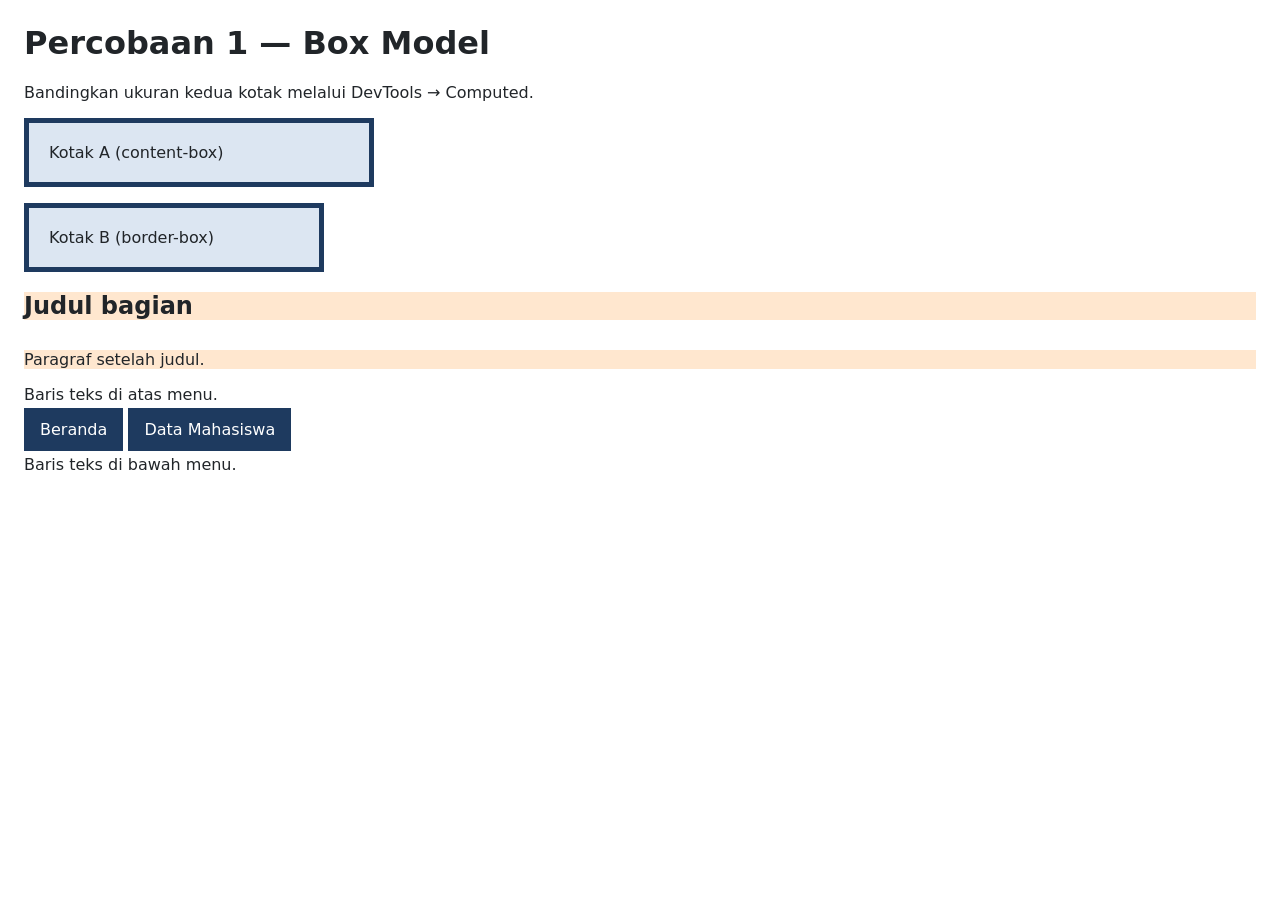
<file: praktikum-05/p1-boxmodel/index.html>
<!DOCTYPE html>
<html lang="id">
<head>
  <meta charset="UTF-8">
  <meta name="viewport" content="width=device-width, initial-scale=1.0">
  <title>P1 — Box Model</title>
  <style>
    body { font-family: system-ui, sans-serif; margin: 24px; color: #212529; }
    .kotak {
      width: 300px;
      padding: 20px;
      border: 5px solid #1e3a5f;
      background: #dce6f2;
      margin-bottom: 16px;
    }
    .kotak-a { box-sizing: content-box; }
    .kotak-b { box-sizing: border-box; }
    .judul { margin-bottom: 30px; background: #ffe7cf; }
    .paragraf { margin-top: 20px; background: #ffe7cf; }
    .menu a {
      padding: 12px 16px;
      background: #1e3a5f;
      color: #fff;
      text-decoration: none;
    }
    /* Untuk membandingkan, aktifkan display: inline-block di bawah ini. */
    /* .menu a { display: inline-block; } */
  </style>
</head>
<body>
  <h1>Percobaan 1 — Box Model</h1>
  <p>Bandingkan ukuran kedua kotak melalui DevTools → Computed.</p>
  <div class="kotak kotak-a">Kotak A (content-box)</div>
  <div class="kotak kotak-b">Kotak B (border-box)</div>

  <section class="uji-collapse">
    <h2 class="judul">Judul bagian</h2>
    <p class="paragraf">Paragraf setelah judul.</p>
  </section>

  <p>Baris teks di atas menu.</p>
  <nav class="menu">
    <a href="#">Beranda</a>
    <a href="#">Data Mahasiswa</a>
  </nav>
  <p>Baris teks di bawah menu.</p>
</body>
</html>
</file>
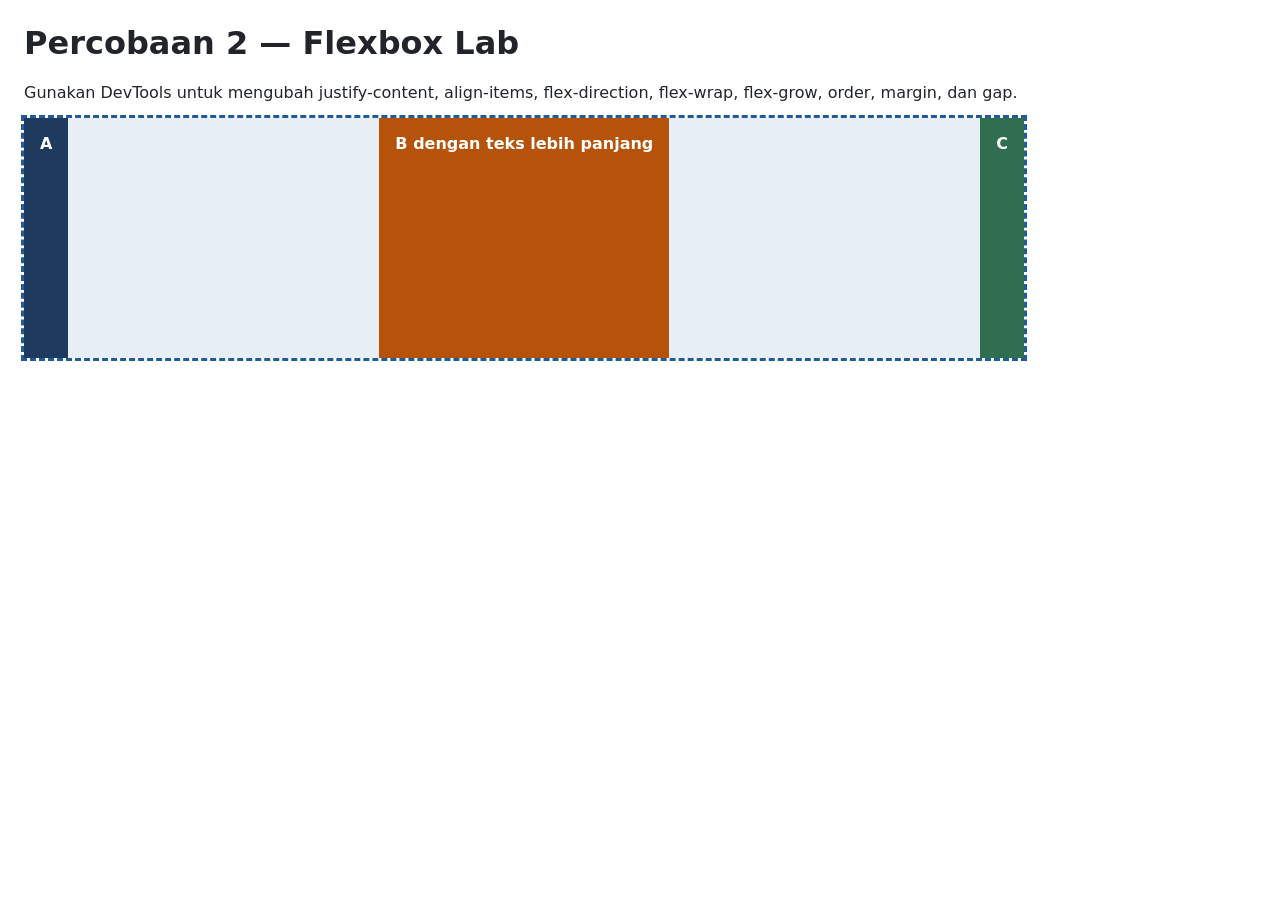
<file: praktikum-05/p2-flexlab/index.html>
<!DOCTYPE html>
<html lang="id">
<head>
  <meta charset="UTF-8">
  <meta name="viewport" content="width=device-width, initial-scale=1.0">
  <title>P2 — Flexbox Lab</title>
  <style>
    * { box-sizing: border-box; }
    body { font-family: system-ui, sans-serif; margin: 24px; color: #212529; }
    .lab {
      width: 100%;
      max-width: 1000px;
      height: 240px;
      outline: 3px dashed #1f5c99;
      background: #e8eef5;
      display: flex;
      /* Ubah properti berikut satu per satu untuk percobaan. */
      justify-content: space-between;
      align-items: stretch;
      gap: 0;
    }
    .item { padding: 16px; color: #fff; font-weight: 600; }
    .a { background: #1e3a5f; }
    .b { background: #b45309; }
    .c { background: #2f6f4f; }
    @media (max-width: 700px) {
      .lab { width: 100%; }
    }
  </style>
</head>
<body>
  <h1>Percobaan 2 — Flexbox Lab</h1>
  <p>Gunakan DevTools untuk mengubah justify-content, align-items, flex-direction, flex-wrap, flex-grow, order, margin, dan gap.</p>
  <div class="lab">
    <div class="item a">A</div>
    <div class="item b">B dengan teks lebih panjang</div>
    <div class="item c">C</div>
  </div>
</body>
</html>
</file>
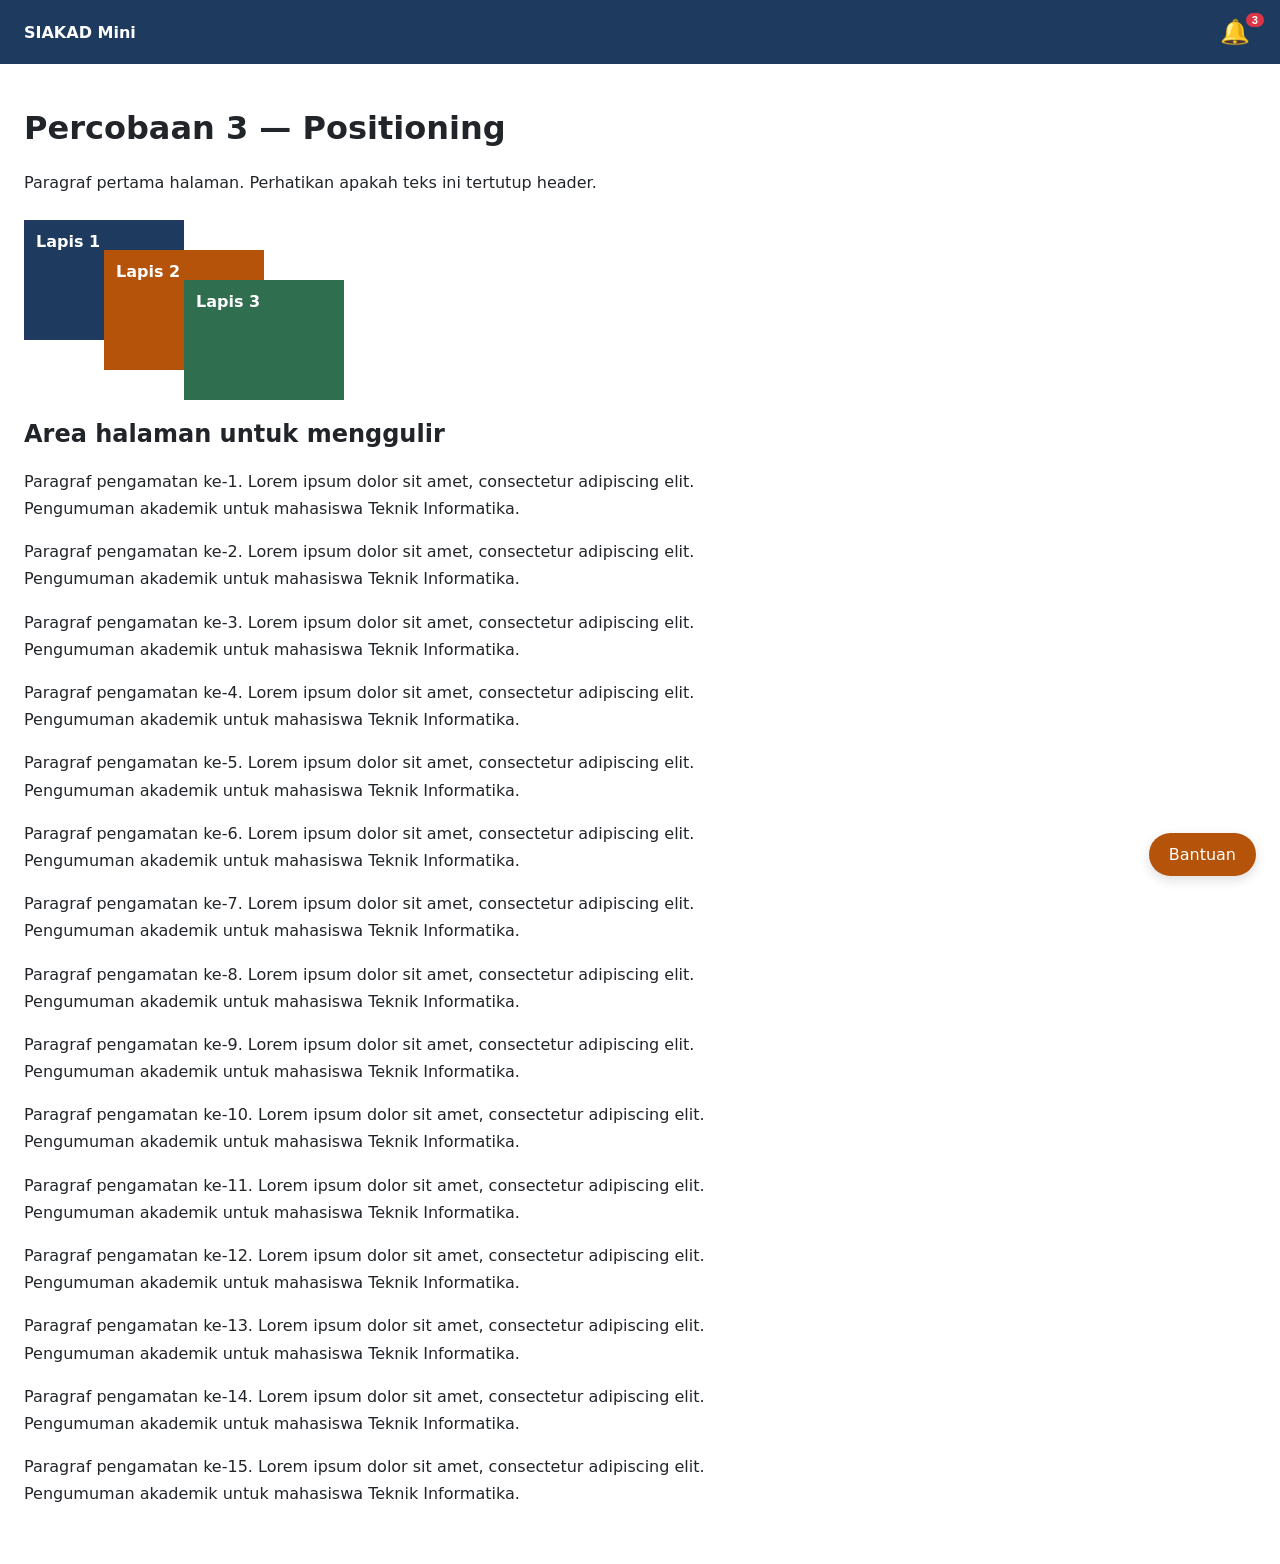
<file: praktikum-05/p3-positioning/index.html>
<!DOCTYPE html>
<html lang="id">
<head>
  <meta charset="UTF-8">
  <meta name="viewport" content="width=device-width, initial-scale=1.0">
  <title>P3 — Positioning</title>
  <style>
    * { box-sizing: border-box; }
    body { margin: 0; font-family: system-ui, sans-serif; color: #212529; }
    .header {
      position: sticky;
      top: 0;
      z-index: 100;
      height: 64px;
      padding: 0 24px;
      display: flex;
      justify-content: space-between;
      align-items: center;
      background: #1e3a5f;
      color: #fff;
    }
    .notif {
      position: relative;
      font-size: 1.5rem;
      background: none;
      color: white;
      border: 0;
      cursor: pointer;
    }
    .badge {
      position: absolute;
      top: -4px;
      right: -8px;
      padding: 1px 6px;
      font-size: .7rem;
      font-weight: 700;
      color: #fff;
      background: #dc3545;
      border-radius: 999px;
    }
    .isi { padding: 24px; min-height: 1500px; }
    .isi p { max-width: 70ch; line-height: 1.7; }
    .tumpuk { position: relative; height: 180px; margin-top: 24px; }
    .lapis {
      position: absolute;
      width: 160px;
      height: 120px;
      padding: 12px;
      color: #fff;
      font-weight: 600;
    }
    .lapis-1 { left: 0; top: 0; background: #1e3a5f; }
    .lapis-2 { left: 80px; top: 30px; background: #b45309; }
    .lapis-3 { left: 160px; top: 60px; background: #2f6f4f; }
    .chat {
      position: fixed;
      right: 24px;
      bottom: 24px;
      padding: 12px 20px;
      border-radius: 999px;
      background: #b45309;
      color: #fff;
      text-decoration: none;
      box-shadow: 0 4px 12px #0002;
    }
  </style>
</head>
<body>
  <header class="header">
    <strong>SIAKAD Mini</strong>
    <button class="notif" aria-label="Notifikasi, 3 belum dibaca">🔔<span class="badge">3</span></button>
  </header>
  <main class="isi">
    <h1>Percobaan 3 — Positioning</h1>
    <p>Paragraf pertama halaman. Perhatikan apakah teks ini tertutup header.</p>
    <div class="tumpuk">
      <div class="lapis lapis-1">Lapis 1</div>
      <div class="lapis lapis-2">Lapis 2</div>
      <div class="lapis lapis-3">Lapis 3</div>
    </div>
    <h2>Area halaman untuk menggulir</h2>
    <p>Paragraf pengamatan ke-1. Lorem ipsum dolor sit amet, consectetur adipiscing elit. Pengumuman akademik untuk mahasiswa Teknik Informatika.</p>
    <p>Paragraf pengamatan ke-2. Lorem ipsum dolor sit amet, consectetur adipiscing elit. Pengumuman akademik untuk mahasiswa Teknik Informatika.</p>
    <p>Paragraf pengamatan ke-3. Lorem ipsum dolor sit amet, consectetur adipiscing elit. Pengumuman akademik untuk mahasiswa Teknik Informatika.</p>
    <p>Paragraf pengamatan ke-4. Lorem ipsum dolor sit amet, consectetur adipiscing elit. Pengumuman akademik untuk mahasiswa Teknik Informatika.</p>
    <p>Paragraf pengamatan ke-5. Lorem ipsum dolor sit amet, consectetur adipiscing elit. Pengumuman akademik untuk mahasiswa Teknik Informatika.</p>
    <p>Paragraf pengamatan ke-6. Lorem ipsum dolor sit amet, consectetur adipiscing elit. Pengumuman akademik untuk mahasiswa Teknik Informatika.</p>
    <p>Paragraf pengamatan ke-7. Lorem ipsum dolor sit amet, consectetur adipiscing elit. Pengumuman akademik untuk mahasiswa Teknik Informatika.</p>
    <p>Paragraf pengamatan ke-8. Lorem ipsum dolor sit amet, consectetur adipiscing elit. Pengumuman akademik untuk mahasiswa Teknik Informatika.</p>
    <p>Paragraf pengamatan ke-9. Lorem ipsum dolor sit amet, consectetur adipiscing elit. Pengumuman akademik untuk mahasiswa Teknik Informatika.</p>
    <p>Paragraf pengamatan ke-10. Lorem ipsum dolor sit amet, consectetur adipiscing elit. Pengumuman akademik untuk mahasiswa Teknik Informatika.</p>
    <p>Paragraf pengamatan ke-11. Lorem ipsum dolor sit amet, consectetur adipiscing elit. Pengumuman akademik untuk mahasiswa Teknik Informatika.</p>
    <p>Paragraf pengamatan ke-12. Lorem ipsum dolor sit amet, consectetur adipiscing elit. Pengumuman akademik untuk mahasiswa Teknik Informatika.</p>
    <p>Paragraf pengamatan ke-13. Lorem ipsum dolor sit amet, consectetur adipiscing elit. Pengumuman akademik untuk mahasiswa Teknik Informatika.</p>
    <p>Paragraf pengamatan ke-14. Lorem ipsum dolor sit amet, consectetur adipiscing elit. Pengumuman akademik untuk mahasiswa Teknik Informatika.</p>
    <p>Paragraf pengamatan ke-15. Lorem ipsum dolor sit amet, consectetur adipiscing elit. Pengumuman akademik untuk mahasiswa Teknik Informatika.</p>
  </main>
  <a href="#" class="chat">Bantuan</a>
</body>
</html>
</file>
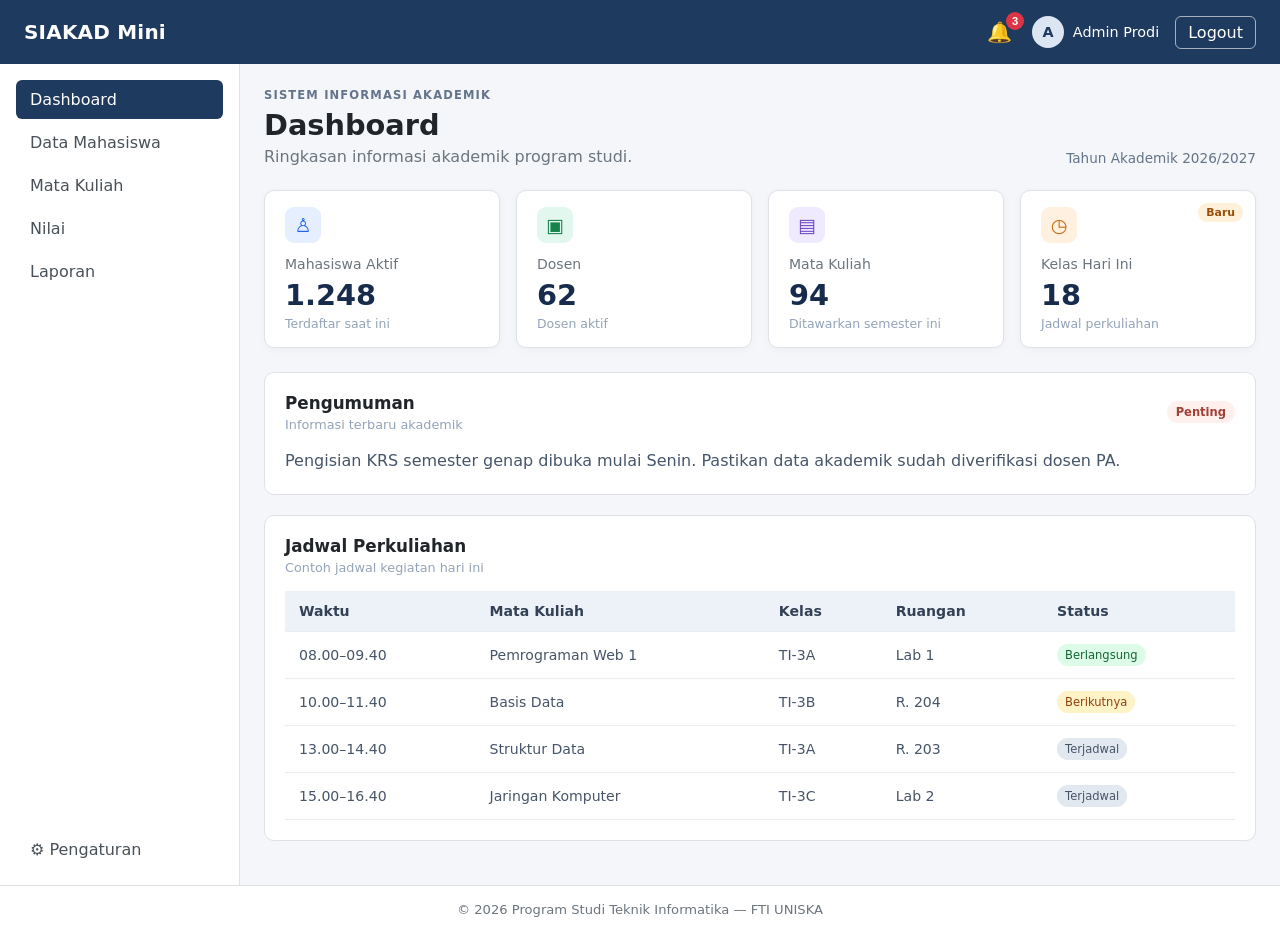
<file: praktikum-05/p4-dashboard/index.html>
<!DOCTYPE html>
<html lang="id">
<head>
  <meta charset="UTF-8">
  <meta name="viewport" content="width=device-width, initial-scale=1.0">
  <title>SIAKAD Mini — Dashboard</title>
  <link rel="stylesheet" href="css/style.css">
</head>
<body>
  <header class="navbar">
    <div class="brand">SIAKAD Mini</div>
    <nav class="nav-kanan" aria-label="Navigasi pengguna">
      <button class="notif" aria-label="Notifikasi, 3 belum dibaca">
        🔔<span class="badge">3</span>
      </button>
      <div class="profil">
        <span class="avatar" aria-hidden="true">A</span>
        <span>Admin Prodi</span>
      </div>
      <a href="#" class="logout">Logout</a>
    </nav>
  </header>

  <div class="wrapper">
    <aside class="sidebar">
      <nav class="menu" aria-label="Menu utama">
        <a href="#" class="aktif">Dashboard</a>
        <a href="#">Data Mahasiswa</a>
        <a href="#">Mata Kuliah</a>
        <a href="#">Nilai</a>
        <a href="#">Laporan</a>
      </nav>
      <a href="#" class="pengaturan">⚙ Pengaturan</a>
    </aside>

    <main class="konten">
      <div class="judul-halaman">
        <div>
          <p class="eyebrow">SISTEM INFORMASI AKADEMIK</p>
          <h1>Dashboard</h1>
          <p class="subjudul">Ringkasan informasi akademik program studi.</p>
        </div>
        <span class="tanggal">Tahun Akademik 2026/2027</span>
      </div>

      <section class="statistik" aria-label="Statistik akademik">
        <article class="kartu">
          <span class="ikon ikon-biru">♙</span>
          <h2>Mahasiswa Aktif</h2><p class="angka">1.248</p>
          <p class="keterangan">Terdaftar saat ini</p>
        </article>
        <article class="kartu">
          <span class="ikon ikon-hijau">▣</span>
          <h2>Dosen</h2><p class="angka">62</p>
          <p class="keterangan">Dosen aktif</p>
        </article>
        <article class="kartu">
          <span class="ikon ikon-ungu">▤</span>
          <h2>Mata Kuliah</h2><p class="angka">94</p>
          <p class="keterangan">Ditawarkan semester ini</p>
        </article>
        <article class="kartu kartu-baru">
          <span class="label-baru">Baru</span>
          <span class="ikon ikon-oranye">◷</span>
          <h2>Kelas Hari Ini</h2><p class="angka">18</p>
          <p class="keterangan">Jadwal perkuliahan</p>
        </article>
      </section>

      <section class="panel">
        <div class="panel-heading">
          <div><h2>Pengumuman</h2><p>Informasi terbaru akademik</p></div>
          <span class="status">Penting</span>
        </div>
        <p>Pengisian KRS semester genap dibuka mulai Senin. Pastikan data akademik sudah diverifikasi dosen PA.</p>
      </section>

      <section class="panel panel-jadwal">
        <div class="panel-heading">
          <div><h2>Jadwal Perkuliahan</h2><p>Contoh jadwal kegiatan hari ini</p></div>
        </div>
        <div class="tabel-scroll">
          <table>
            <thead><tr><th>Waktu</th><th>Mata Kuliah</th><th>Kelas</th><th>Ruangan</th><th>Status</th></tr></thead>
            <tbody>
              <tr><td>08.00–09.40</td><td>Pemrograman Web 1</td><td>TI-3A</td><td>Lab 1</td><td><span class="chip berlangsung">Berlangsung</span></td></tr>
              <tr><td>10.00–11.40</td><td>Basis Data</td><td>TI-3B</td><td>R. 204</td><td><span class="chip berikutnya">Berikutnya</span></td></tr>
              <tr><td>13.00–14.40</td><td>Struktur Data</td><td>TI-3A</td><td>R. 203</td><td><span class="chip terjadwal">Terjadwal</span></td></tr>
              <tr><td>15.00–16.40</td><td>Jaringan Komputer</td><td>TI-3C</td><td>Lab 2</td><td><span class="chip terjadwal">Terjadwal</span></td></tr>
            </tbody>
          </table>
        </div>
      </section>
    </main>
  </div>

  <footer class="footer">© 2026 Program Studi Teknik Informatika — FTI UNISKA</footer>
</body>
</html>
</file>
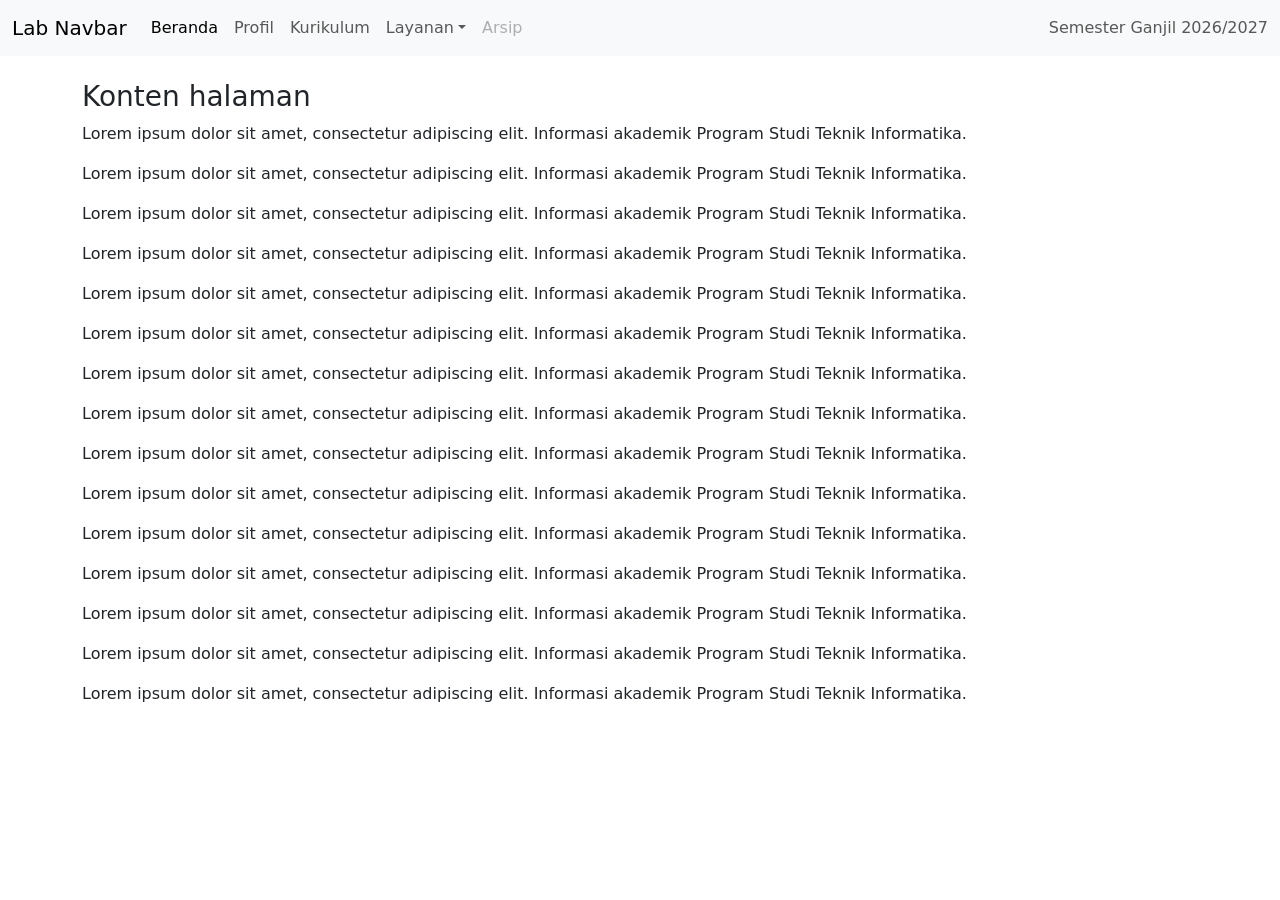
<file: praktikum-10/p1-navbar/index.html>
<!doctype html>
<html lang="id">
<head>
  <meta charset="utf-8">
  <meta name="viewport" content="width=device-width, initial-scale=1">
  <title>Praktikum 10 - Navbar Lab</title>
  <link href="https://cdn.jsdelivr.net/npm/bootstrap@5.3.8/dist/css/bootstrap.min.css" rel="stylesheet">
</head>
<body>
<nav class="navbar navbar-expand-lg bg-body-tertiary"> 
  <div class="container-fluid"> 
    <a class="navbar-brand" href="#">Lab Navbar</a> 
    <button class="navbar-toggler" type="button" data-bs-toggle="collapse" data-bs
target="#menuLab" 
            aria-controls="menuLab" aria-expanded="false" aria-label="Toggle 
navigation"> 
      <span class="navbar-toggler-icon"></span> 
    </button> 
    <div class="collapse navbar-collapse" id="menuLab"> 
      <ul class="navbar-nav me-auto mb-2 mb-lg-0"> 
        <li class="nav-item"><a class="nav-link active" aria-current="page" 
href="#">Beranda</a></li> 
        <li class="nav-item"><a class="nav-link" href="#">Profil</a></li> 
        <li class="nav-item"><a class="nav-link" href="#">Kurikulum</a></li> 
        <li class="nav-item dropdown"> 
          <a class="nav-link dropdown-toggle" href="#" role="button" data-bs
toggle="dropdown" aria-expanded="false">Layanan</a> 
          <ul class="dropdown-menu"> 
            <li><a class="dropdown-item" href="#">KRS Online</a></li> 
            <li><a class="dropdown-item" href="#">E-Learning</a></li> 
            <li><hr class="dropdown-divider"></li> 
            <li><a class="dropdown-item" href="#">Helpdesk</a></li> 
          </ul> 
        </li> 
        <li class="nav-item"><a class="nav-link disabled" aria
disabled="true">Arsip</a></li> 
      </ul> 
      <span class="navbar-text">Semester Ganjil 2026/2027</span> 
    </div> 
  </div> 
</nav> 
 
<main class="container py-4"> 
  <h1 class="h3">Konten halaman</h1> 
  <!-- salin paragraf ini 15 kali agar halaman dapat digulir --> 
  <p>Lorem ipsum dolor sit amet, consectetur adipiscing elit. Informasi akademik 
Program Studi Teknik Informatika.</p> 
<p>Lorem ipsum dolor sit amet, consectetur adipiscing elit. Informasi akademik 
Program Studi Teknik Informatika.</p>
<p>Lorem ipsum dolor sit amet, consectetur adipiscing elit. Informasi akademik 
Program Studi Teknik Informatika.</p>
<p>Lorem ipsum dolor sit amet, consectetur adipiscing elit. Informasi akademik 
Program Studi Teknik Informatika.</p>
<p>Lorem ipsum dolor sit amet, consectetur adipiscing elit. Informasi akademik 
Program Studi Teknik Informatika.</p>
<p>Lorem ipsum dolor sit amet, consectetur adipiscing elit. Informasi akademik 
Program Studi Teknik Informatika.</p>
<p>Lorem ipsum dolor sit amet, consectetur adipiscing elit. Informasi akademik 
Program Studi Teknik Informatika.</p>
<p>Lorem ipsum dolor sit amet, consectetur adipiscing elit. Informasi akademik 
Program Studi Teknik Informatika.</p>
<p>Lorem ipsum dolor sit amet, consectetur adipiscing elit. Informasi akademik 
Program Studi Teknik Informatika.</p>
<p>Lorem ipsum dolor sit amet, consectetur adipiscing elit. Informasi akademik 
Program Studi Teknik Informatika.</p>
<p>Lorem ipsum dolor sit amet, consectetur adipiscing elit. Informasi akademik 
Program Studi Teknik Informatika.</p>
<p>Lorem ipsum dolor sit amet, consectetur adipiscing elit. Informasi akademik 
Program Studi Teknik Informatika.</p>
<p>Lorem ipsum dolor sit amet, consectetur adipiscing elit. Informasi akademik 
Program Studi Teknik Informatika.</p>
<p>Lorem ipsum dolor sit amet, consectetur adipiscing elit. Informasi akademik 
Program Studi Teknik Informatika.</p>
<p>Lorem ipsum dolor sit amet, consectetur adipiscing elit. Informasi akademik 
Program Studi Teknik Informatika.</p>
</main>
<script src="https://cdn.jsdelivr.net/npm/bootstrap@5.3.8/dist/js/bootstrap.bundle.min.js"></script>
</body>
</html>
</file>
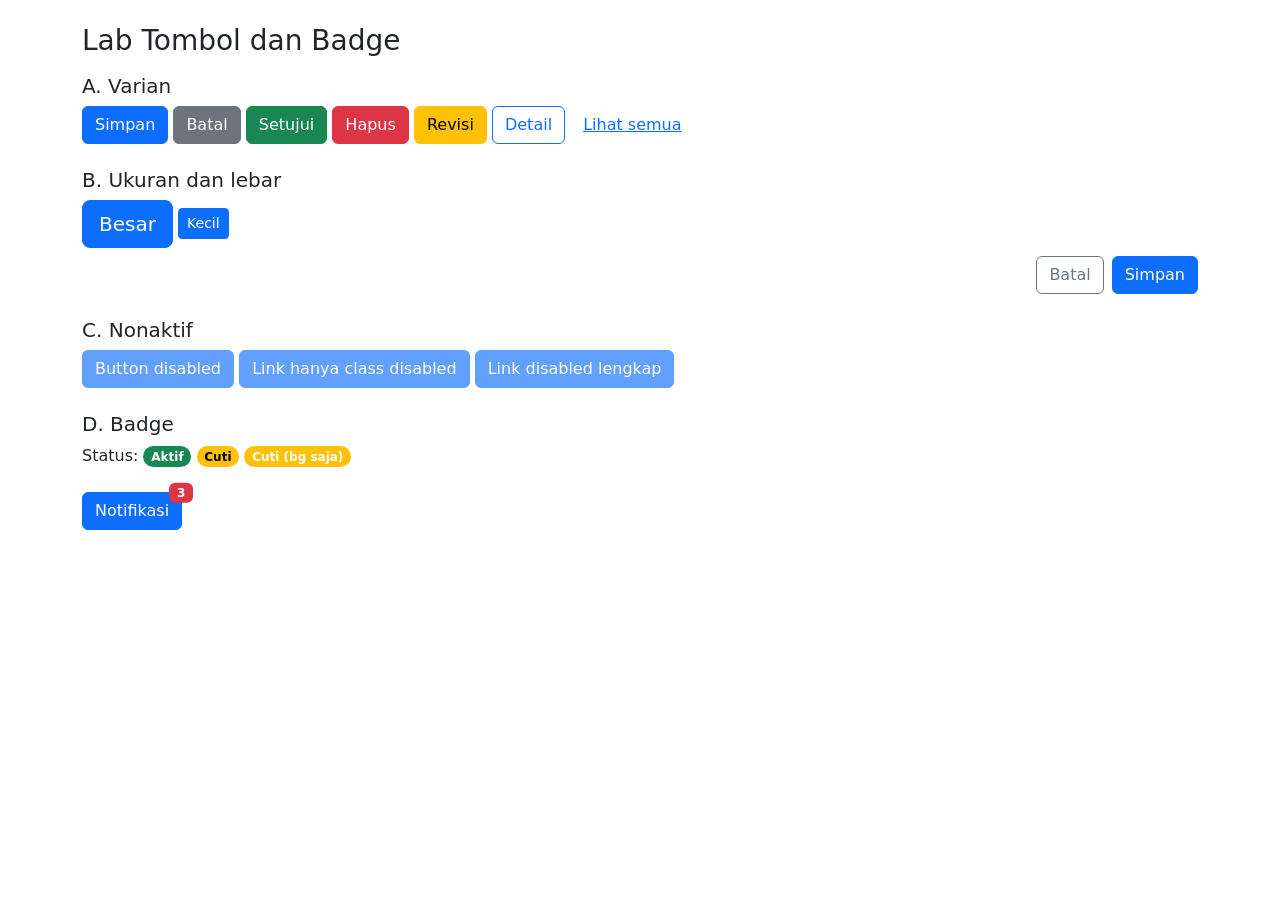
<file: praktikum-10/p2-tombol/index.html>
<!doctype html>
<html lang="id">
<head>
  <meta charset="utf-8">
  <meta name="viewport" content="width=device-width, initial-scale=1">
  <title>Praktikum 10 - Buttons & Badges</title>
  <link href="https://cdn.jsdelivr.net/npm/bootstrap@5.3.8/dist/css/bootstrap.min.css" rel="stylesheet">
</head>
<body>
<main class="container py-4"> 
<h1 class="h3 mb-3">Lab Tombol dan Badge</h1> 
<h2 class="h5">A. Varian</h2> 
<button type="button" class="btn btn-primary">Simpan</button> 
  <button type="button" class="btn btn-secondary">Batal</button> 
  <button type="button" class="btn btn-success">Setujui</button> 
  <button type="button" class="btn btn-danger">Hapus</button> 
  <button type="button" class="btn btn-warning">Revisi</button> 
  <button type="button" class="btn btn-outline-primary">Detail</button> 
  <button type="button" class="btn btn-link">Lihat semua</button> 
 
  <h2 class="h5 mt-4">B. Ukuran dan lebar</h2> 
  <button type="button" class="btn btn-primary btn-lg">Besar</button> 
  <button type="button" class="btn btn-primary btn-sm">Kecil</button> 
  <div class="d-grid gap-2 d-md-flex justify-content-md-end mt-2"> 
    <button type="button" class="btn btn-outline-secondary">Batal</button> 
    <button type="submit" class="btn btn-primary">Simpan</button> 
  </div> 
 
  <h2 class="h5 mt-4">C. Nonaktif</h2> 
  <button type="button" class="btn btn-primary" disabled>Button disabled</button> 
  <a href="#" class="btn btn-primary disabled">Link hanya class disabled</a> 
  <a class="btn btn-primary disabled" role="button" aria-disabled="true">Link 
disabled lengkap</a> 
 
  <h2 class="h5 mt-4">D. Badge</h2> 
  <p>Status: <span class="badge rounded-pill text-bg-success">Aktif</span> 
     <span class="badge rounded-pill text-bg-warning">Cuti</span> 
     <span class="badge rounded-pill bg-warning">Cuti (bg saja)</span></p> 
  <button type="button" class="btn btn-primary position-relative mt-2"> 
    Notifikasi 
    <span class="position-absolute top-0 start-100 translate-middle badge rounded
pill bg-danger"> 
      3 <span class="visually-hidden">notifikasi belum dibaca</span> 
    </span> 
  </button> 
</main> 
</body>
</html>
</file>
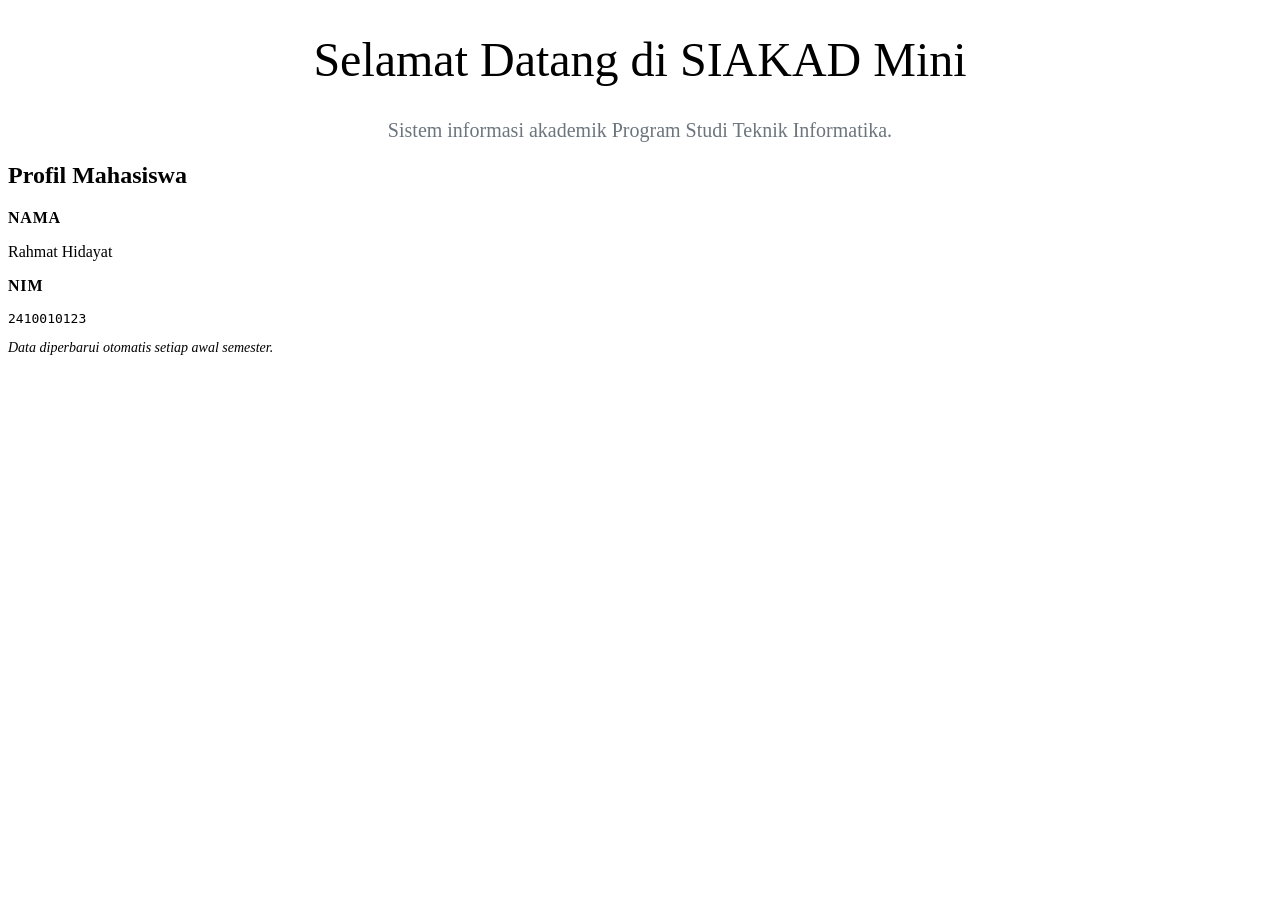
<file: praktikum-10/p3-tipografi/index.html>
<!doctype html>
<html lang="id">
<head>
  <meta charset="utf-8">
  <meta name="viewport" content="width=device-width, initial-scale=1">
  <title>Praktikum 10 - Tipografi</title>
  <style> 
  .judul-besar { font-size: 3rem; font-weight: 300; text-align: center; } 
  .pembuka     { font-size: 1.25rem; color: #6c757d; text-align: center; } 
  .label       { text-transform: uppercase; font-weight: 700; letter-spacing: .05em; 
} 
  .catatan     { font-size: .875em; font-style: italic; } 
  .nim         { font-family: monospace; } 
</style> 
</head>
<body>
<main class="container py-5"> 
  <h1 class="judul-besar">Selamat Datang di SIAKAD Mini</h1> 
  <p class="pembuka">Sistem informasi akademik Program Studi Teknik Informatika.</p> 
 
  <h2>Profil Mahasiswa</h2> 
  <p class="label">Nama</p> 
  <p>Rahmat Hidayat</p> 
  <p class="label">NIM</p> 
  <p class="nim">2410010123</p> 
  <p class="catatan">Data diperbarui otomatis setiap awal semester.</p> 
</main> 
</body>
</html>
</file>
<file: praktikum-05/p4-dashboard/css/style.css>
/* ===== 1. Reset & Box Model ===== */
*, *::before, *::after { box-sizing: border-box; }

body {
  margin: 0;
  min-height: 100vh;
  display: flex;
  flex-direction: column;
  font-family: system-ui, -apple-system, "Segoe UI", Roboto, sans-serif;
  background: #f4f6f9;
  color: #212529;
}

/* ===== 2. Navbar ===== */
.navbar {
  position: sticky;
  top: 0;
  z-index: 100;
  display: flex;
  justify-content: space-between;
  align-items: center;
  min-height: 64px;
  padding: 0 1.5rem;
  background: #1e3a5f;
  color: #fff;
}
.brand { font-size: 1.25rem; font-weight: 700; letter-spacing: .2px; }
.nav-kanan { display: flex; align-items: center; gap: 1rem; }
.profil { display: flex; align-items: center; gap: .55rem; font-size: .9rem; }
.avatar {
  width: 32px; height: 32px; border-radius: 50%;
  display: inline-flex; align-items: center; justify-content: center;
  background: #dce6f2; color: #1e3a5f; font-weight: 800;
}
.logout {
  color: #fff; text-decoration: none; padding: 6px 12px;
  border: 1px solid rgba(255,255,255,.6); border-radius: 6px;
}
.logout:hover { background: rgba(255,255,255,.12); }

/* ===== 3. Badge Notifikasi ===== */
.notif {
  position: relative; background: none; border: 0;
  color: #fff; font-size: 1.25rem; padding: 4px; cursor: pointer;
}
.badge {
  position: absolute; top: -4px; right: -8px; min-width: 18px;
  padding: 1px 5px; font-size: .7rem; font-weight: 700;
  line-height: 16px; color: #fff; background: #dc3545;
  border-radius: 999px;
}

/* ===== 4. Kerangka Sidebar + Konten ===== */
.wrapper { display: flex; flex: 1; }
.sidebar {
  flex: 0 0 240px;
  display: flex;
  flex-direction: column;
  padding: 1rem;
  background: #fff;
  border-right: 1px solid #dee2e6;
}
.konten { flex: 1; min-width: 0; padding: 1.5rem; }
.menu { display: flex; flex-direction: column; gap: 4px; }
.menu a, .pengaturan {
  padding: 10px 14px; border-radius: 6px;
  color: #495057; text-decoration: none;
}
.menu a:hover, .pengaturan:hover { background: #e9ecef; }
.menu a.aktif { background: #1e3a5f; color: #fff; }
.pengaturan { margin-top: auto; }

/* ===== 5. Konten dan Kartu ===== */
.judul-halaman {
  display: flex; justify-content: space-between; align-items: end;
  gap: 1rem; margin-bottom: 1.5rem;
}
.konten h1 { margin: 0; font-size: 1.8rem; }
.eyebrow { margin: 0 0 .35rem; color: #64748b; font-size: .72rem; font-weight: 700; letter-spacing: .1em; }
.subjudul { margin: .35rem 0 0; color: #6c757d; }
.tanggal { color: #64748b; font-size: .85rem; }
.statistik { display: flex; flex-wrap: wrap; gap: 1rem; margin-bottom: 1.5rem; }
.kartu {
  position: relative;
  flex: 1 1 200px;
  min-width: 0;
  padding: 1rem 1.25rem;
  background: #fff;
  border: 1px solid #dee2e6;
  border-radius: 10px;
  box-shadow: 0 2px 8px rgba(15, 23, 42, .035);
}
.kartu h2 { margin: .8rem 0 .35rem; font-size: .875rem; font-weight: 500; color: #6c757d; }
.angka { margin: 0; font-size: 1.8rem; font-weight: 750; color: #172b4d; }
.keterangan { margin: .25rem 0 0; color: #94a3b8; font-size: .78rem; }
.ikon {
  width: 36px; height: 36px; display: inline-flex;
  justify-content: center; align-items: center;
  border-radius: 9px; font-size: 1.2rem; font-weight: 700;
}
.ikon-biru { background: #e5efff; color: #2563eb; }
.ikon-hijau { background: #e2f7ed; color: #16834b; }
.ikon-ungu { background: #f0eaff; color: #7048c8; }
.ikon-oranye { background: #fff0df; color: #c66a12; }
.label-baru {
  position: absolute; top: 12px; right: 12px;
  padding: 3px 8px; border-radius: 999px;
  color: #9a4d08; background: #fff0d9; font-size: .68rem; font-weight: 700;
}
.panel {
  margin-bottom: 1.25rem; padding: 1.25rem;
  background: #fff; border: 1px solid #dee2e6; border-radius: 10px;
}
.panel-heading { display: flex; justify-content: space-between; align-items: center; gap: 1rem; }
.panel h2 { margin: 0; font-size: 1.05rem; }
.panel-heading p { margin: .25rem 0 0; color: #94a3b8; font-size: .8rem; }
.panel > p { line-height: 1.65; color: #475569; margin-bottom: 0; }
.status { padding: 4px 9px; color: #a34137; background: #fff0ee; border-radius: 999px; font-size: .72rem; font-weight: 700; }

/* ===== 6. Tabel Jadwal ===== */
.tabel-scroll { max-height: 300px; overflow-y: auto; margin-top: 1rem; }
table { width: 100%; border-collapse: collapse; text-align: left; font-size: .88rem; }
th, td { padding: 12px 14px; border-bottom: 1px solid #e9edf2; }
th { position: sticky; top: 0; z-index: 1; background: #edf2f8; color: #334155; }
td { color: #475569; }
.chip { display: inline-block; padding: 4px 8px; border-radius: 999px; font-size: .72rem; white-space: nowrap; }
.berlangsung { color: #166534; background: #dcfce7; }
.berikutnya { color: #92400e; background: #fef3c7; }
.terjadwal { color: #475569; background: #e2e8f0; }

/* ===== 7. Footer ===== */
.footer {
  padding: 1rem; text-align: center; font-size: .82rem;
  color: #6c757d; background: #fff; border-top: 1px solid #dee2e6;
}

/* ===== 8. Responsif ===== */
@media (max-width: 768px) {
  .wrapper { flex-direction: column; }
  .sidebar {
    flex-basis: auto; border-right: 0;
    border-bottom: 1px solid #dee2e6;
  }
  .menu { flex-direction: row; flex-wrap: wrap; }
  .pengaturan { margin-top: .5rem; }
  .judul-halaman { align-items: flex-start; flex-direction: column; }
}
@media (max-width: 480px) {
  .navbar { padding: 0 .85rem; }
  .brand { font-size: 1rem; }
  .nav-kanan { gap: .55rem; }
  .profil { gap: .35rem; font-size: .75rem; }
  .logout { padding: 5px 8px; font-size: .78rem; }
  .konten { padding: 1rem; }
  .statistik { flex-direction: column; }
  .kartu { flex-basis: auto; }
  .panel { padding: 1rem; }
  table { min-width: 560px; }
}
</file>
